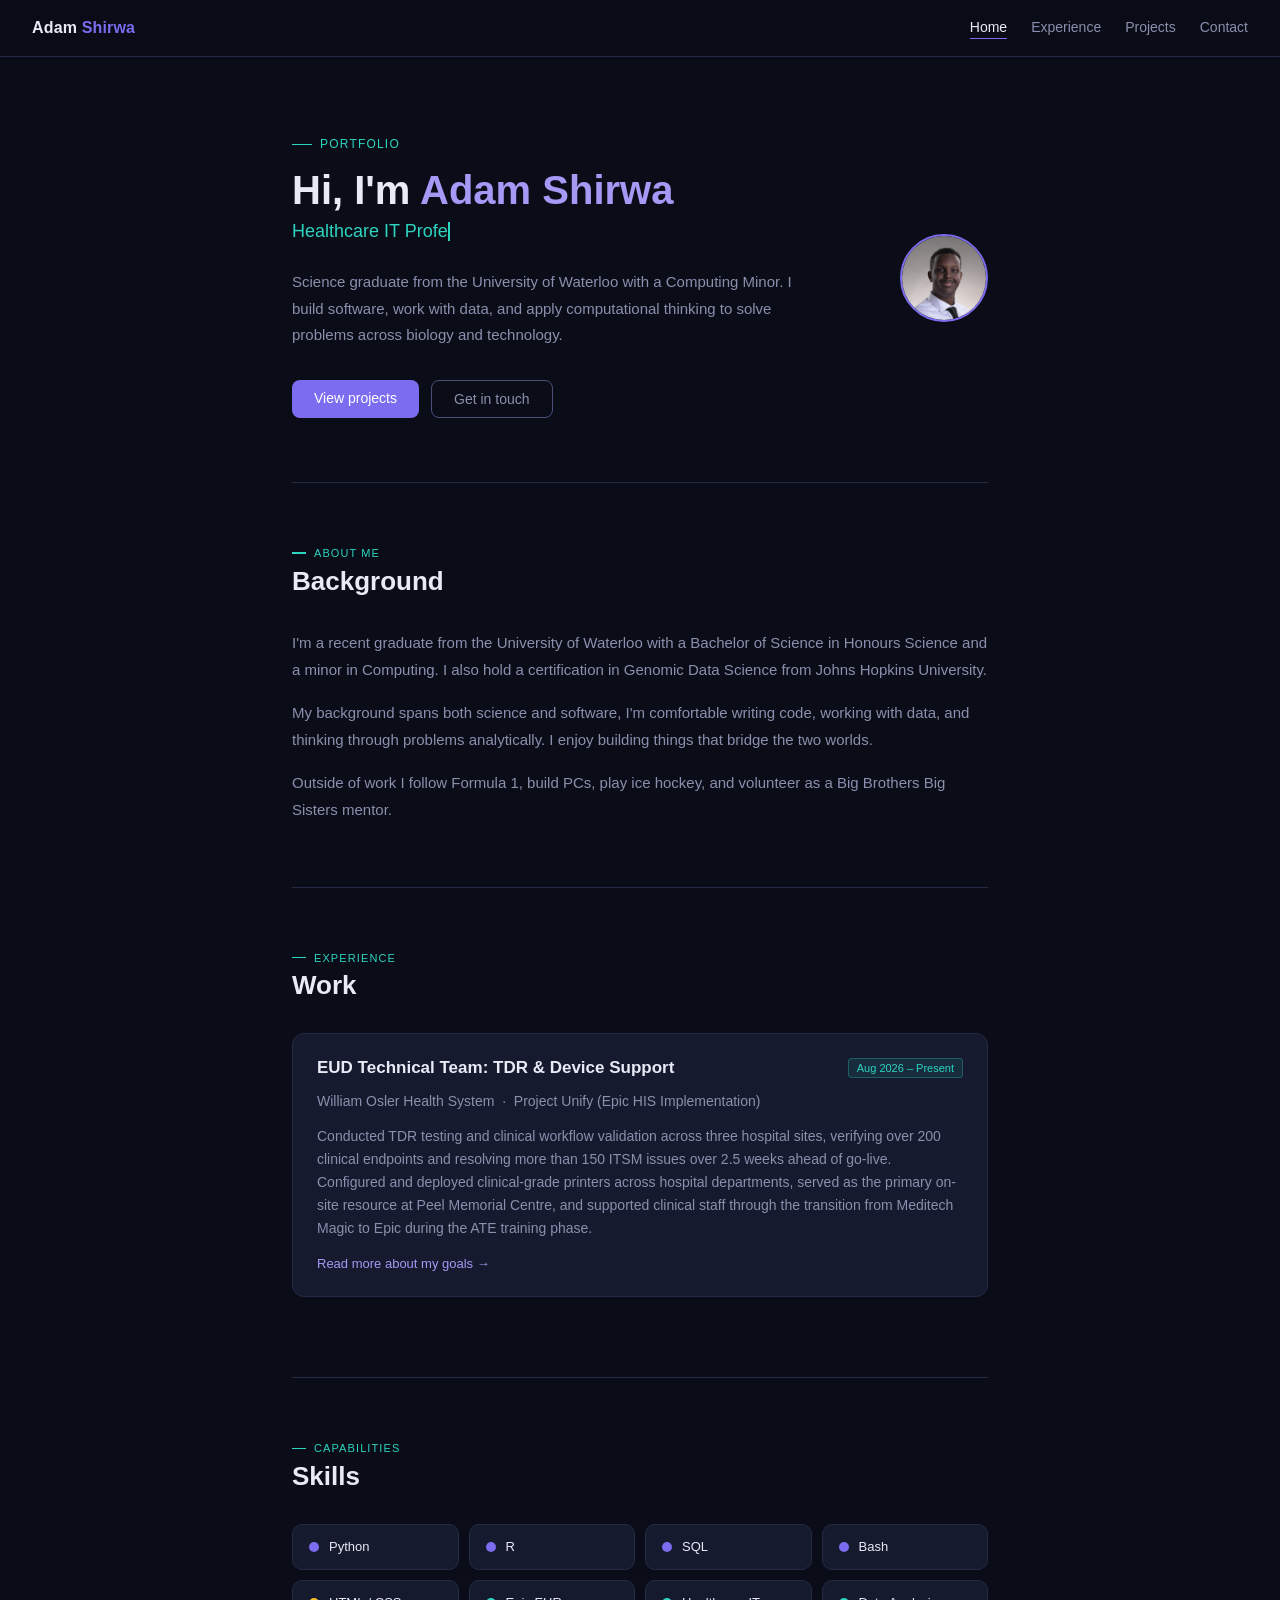
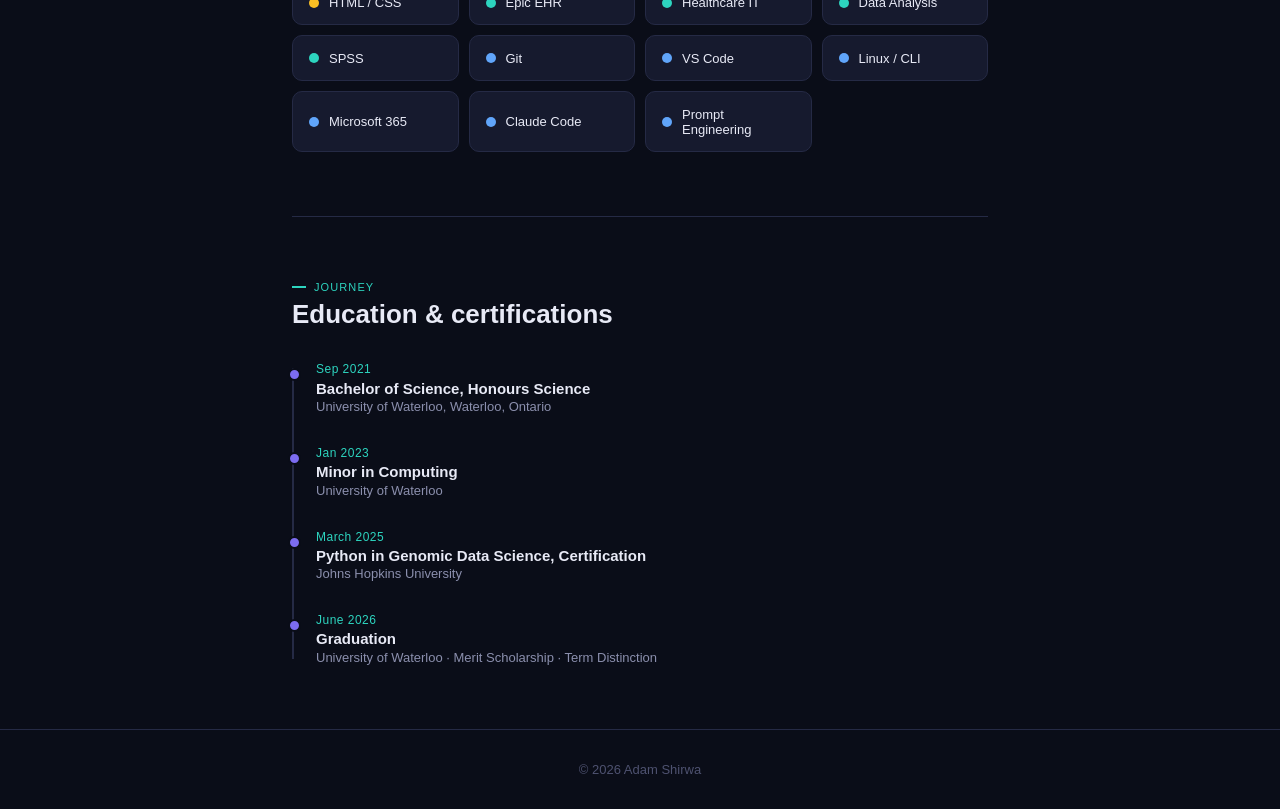
<file: index.html>
<!DOCTYPE html>
<html lang="en">
<head>
  <meta charset="UTF-8">
  <meta name="viewport" content="width=device-width, initial-scale=1.0">
  <title>Adam Shirwa</title>
  <link rel="stylesheet" href="style.css">
  <link rel="icon" type="image/svg+xml" href="favicon.svg">
</head>
<body>
  <nav>
    <a href="index.html" class="nav-logo">Adam <span>Shirwa</span></a>
    <div class="nav-links">
      <a href="index.html" class="active">Home</a>
      <a href="work.html">Experience</a>
      <a href="projects.html">Projects</a>
      <a href="contact.html">Contact</a>
    </div>
  </nav>

  <main>
    <section class="hero">
      <div class="hero-content">
        <p class="hero-label">Portfolio</p>
        <h1>Hi, I'm <span class="name">Adam Shirwa</span></h1>
        <p class="hero-role"><span id="typed"></span><span class="cursor"></span></p>
        <p class="hero-sub">Science graduate from the University of Waterloo with a Computing Minor. I build software, work with data, and apply computational thinking to solve problems across biology and technology.</p>
        <div class="hero-btns">
          <a href="projects.html" class="btn-primary">View projects</a>
          <a href="contact.html" class="btn-outline">Get in touch</a>
        </div>
      </div>
      <img src="profile.jpg" alt="Adam Shirwa" class="hero-photo" onerror="this.outerHTML='<div class=\'hero-photo-placeholder\'>AS</div>'">
    </section>

    <hr class="divider">

    <section class="about fade-in">
      <p class="section-label">About me</p>
      <h2 class="section-title">Background</h2>
      <div class="about-text">
        <p>I'm a recent graduate from the University of Waterloo with a Bachelor of Science in Honours Science and a minor in Computing. I also hold a certification in Genomic Data Science from Johns Hopkins University.</p>
        <p>My background spans both science and software, I'm comfortable writing code, working with data, and thinking through problems analytically. I enjoy building things that bridge the two worlds.</p>
        <p>Outside of work I follow Formula 1, build PCs, play ice hockey, and volunteer as a Big Brothers Big Sisters mentor.</p>
      </div>
    </section>

    <hr class="divider">

    <section class="fade-in">
      <p class="section-label">Experience</p>
      <h2 class="section-title">Work</h2>
      <div class="project-card">
        <div class="project-header">
          <span class="project-name">EUD Technical Team: TDR & Device Support</span>
          <span class="project-tag">Aug 2026 – Present</span>
        </div>
        <p class="project-desc" style="margin-bottom:0.75rem;">William Osler Health System &nbsp;·&nbsp; Project Unify (Epic HIS Implementation)</p>
        <p class="project-desc" style="margin-top:0.75rem;">Conducted TDR testing and clinical workflow validation across three hospital sites, verifying over 200 clinical endpoints and resolving more than 150 ITSM issues over 2.5 weeks ahead of go-live. Configured and deployed clinical-grade printers across hospital departments, served as the primary on-site resource at Peel Memorial Centre, and supported clinical staff through the transition from Meditech Magic to Epic during the ATE training phase.</p>
        <a class="project-link" href="work.html">Read more about my goals →</a>
      </div>
    </section>

    <hr class="divider">

    <section class="fade-in">
      <p class="section-label">Capabilities</p>
      <h2 class="section-title">Skills</h2>
      <div class="skills-grid">
        <div class="skill-card"><span class="skill-dot purple"></span><span class="skill-name">Python</span></div>
        <div class="skill-card"><span class="skill-dot purple"></span><span class="skill-name">R</span></div>
        <div class="skill-card"><span class="skill-dot purple"></span><span class="skill-name">SQL</span></div>
        <div class="skill-card"><span class="skill-dot purple"></span><span class="skill-name">Bash</span></div>
        <div class="skill-card"><span class="skill-dot amber"></span><span class="skill-name">HTML / CSS</span></div>
        <div class="skill-card"><span class="skill-dot teal"></span><span class="skill-name">Epic EHR</span></div>
        <div class="skill-card"><span class="skill-dot teal"></span><span class="skill-name">Healthcare IT</span></div>
        <div class="skill-card"><span class="skill-dot teal"></span><span class="skill-name">Data Analysis</span></div>
        <div class="skill-card"><span class="skill-dot teal"></span><span class="skill-name">SPSS</span></div>
        <div class="skill-card"><span class="skill-dot blue"></span><span class="skill-name">Git</span></div>
        <div class="skill-card"><span class="skill-dot blue"></span><span class="skill-name">VS Code</span></div>
        <div class="skill-card"><span class="skill-dot blue"></span><span class="skill-name">Linux / CLI</span></div>
        <div class="skill-card"><span class="skill-dot blue"></span><span class="skill-name">Microsoft 365</span></div>
        <div class="skill-card"><span class="skill-dot blue"></span><span class="skill-name">Claude Code</span></div>
        <div class="skill-card"><span class="skill-dot blue"></span><span class="skill-name">Prompt Engineering</span></div>
      </div>
    </section>

    <hr class="divider">

    <section class="fade-in">
      <p class="section-label">Journey</p>
      <h2 class="section-title">Education & certifications</h2>
      <div class="timeline">
        <div class="timeline-item">
          <p class="timeline-date">Sep 2021</p>
          <p class="timeline-title">Bachelor of Science, Honours Science</p>
          <p class="timeline-sub">University of Waterloo, Waterloo, Ontario</p>
        </div>
        <div class="timeline-item">
          <p class="timeline-date">Jan 2023</p>
          <p class="timeline-title">Minor in Computing</p>
          <p class="timeline-sub">University of Waterloo</p>
        </div>
        <div class="timeline-item">
          <p class="timeline-date">March 2025</p>
          <p class="timeline-title">Python in Genomic Data Science, Certification</p>
          <p class="timeline-sub">Johns Hopkins University</p>
        </div>
        <div class="timeline-item">
          <p class="timeline-date">June 2026</p>
          <p class="timeline-title">Graduation</p>
          <p class="timeline-sub">University of Waterloo · Merit Scholarship · Term Distinction</p>
        </div>
      </div>
    </section>
  </main>

  <footer>
    <p>© 2026 Adam Shirwa</p>
  </footer>

  <script>
    const roles = ['Healthcare IT Professional', 'Science Graduate', 'Software Developer', 'Data Analyst'];
    let roleIndex = 0, charIndex = 0, deleting = false;
    const el = document.getElementById('typed');

    function type() {
      const word = roles[roleIndex];
      if (!deleting) {
        el.textContent = word.slice(0, ++charIndex);
        if (charIndex === word.length) { deleting = true; setTimeout(type, 1800); return; }
      } else {
        el.textContent = word.slice(0, --charIndex);
        if (charIndex === 0) { deleting = false; roleIndex = (roleIndex + 1) % roles.length; }
      }
      setTimeout(type, deleting ? 45 : 80);
    }
    type();

    const observer = new IntersectionObserver(entries => {
      entries.forEach(e => { if (e.isIntersecting) { e.target.classList.add('visible'); observer.unobserve(e.target); } });
    }, { threshold: 0.12 });
    document.querySelectorAll('.fade-in').forEach(el => observer.observe(el));
  </script>
</body>
</html>
</file>
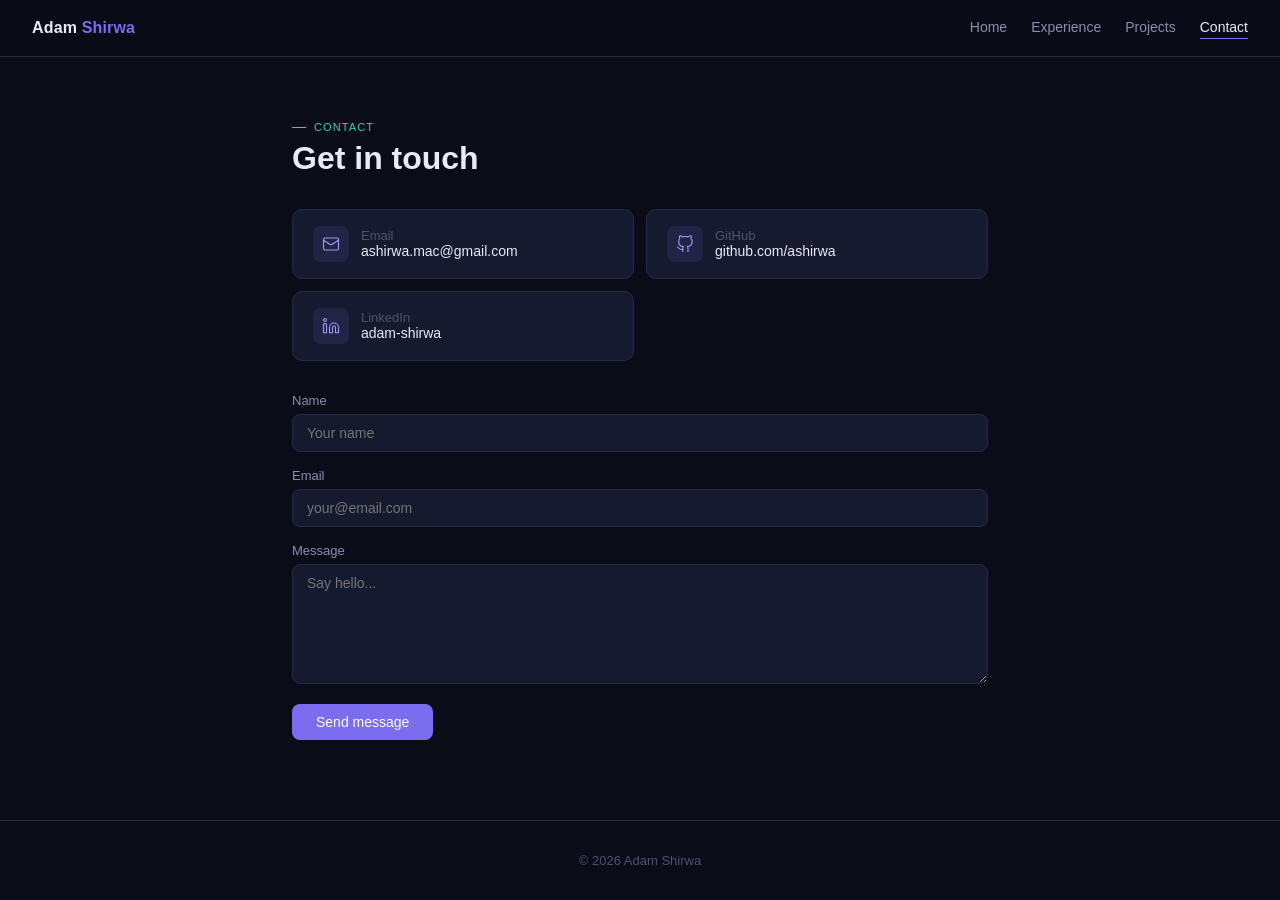
<file: contact.html>
<!DOCTYPE html>
<html lang="en">
<head>
  <meta charset="UTF-8">
  <meta name="viewport" content="width=device-width, initial-scale=1.0">
  <title>Contact — Adam Shirwa</title>
  <link rel="stylesheet" href="style.css">
  <link rel="icon" type="image/svg+xml" href="favicon.svg">
</head>
<body>
  <nav>
    <a href="index.html" class="nav-logo">Adam <span>Shirwa</span></a>
    <div class="nav-links">
      <a href="index.html">Home</a>
      <a href="work.html">Experience</a>
      <a href="projects.html">Projects</a>
      <a href="contact.html" class="active">Contact</a>
    </div>
  </nav>

  <main>
    <section>
      <p class="section-label">Contact</p>
      <h1 class="section-title" style="font-size:32px;">Get in touch</h1>

      <div class="contact-links">
        <a class="contact-link-card fade-in" href="mailto:ashirwa.mac@gmail.com">
          <div class="contact-icon">
            <svg width="18" height="18" viewBox="0 0 24 24" fill="none" stroke="var(--accent-light)" stroke-width="1.5" stroke-linecap="round" stroke-linejoin="round" aria-hidden="true"><rect x="2" y="4" width="20" height="16" rx="2"/><path d="m22 7-8.97 5.7a1.94 1.94 0 0 1-2.06 0L2 7"/></svg>
          </div>
          <div>
            <div class="contact-label">Email</div>
            <div class="contact-value">ashirwa.mac@gmail.com</div>
          </div>
        </a>
        <a class="contact-link-card fade-in" href="https://github.com/ashirwa" target="_blank" rel="noopener">
          <div class="contact-icon">
            <svg width="18" height="18" viewBox="0 0 24 24" fill="none" stroke="var(--accent-light)" stroke-width="1.5" stroke-linecap="round" stroke-linejoin="round" aria-hidden="true"><path d="M9 19c-5 1.5-5-2.5-7-3m14 6v-3.87a3.37 3.37 0 0 0-.94-2.61c3.14-.35 6.44-1.54 6.44-7A5.44 5.44 0 0 0 20 4.77 5.07 5.07 0 0 0 19.91 1S18.73.65 16 2.48a13.38 13.38 0 0 0-7 0C6.27.65 5.09 1 5.09 1A5.07 5.07 0 0 0 5 4.77a5.44 5.44 0 0 0-1.5 3.78c0 5.42 3.3 6.61 6.44 7A3.37 3.37 0 0 0 9 18.13V22"/></svg>
          </div>
          <div>
            <div class="contact-label">GitHub</div>
            <div class="contact-value">github.com/ashirwa</div>
          </div>
        </a>
        <a class="contact-link-card fade-in" href="https://www.linkedin.com/in/adam-shirwa-85202731b/" target="_blank" rel="noopener">
          <div class="contact-icon">
            <svg width="18" height="18" viewBox="0 0 24 24" fill="none" stroke="var(--accent-light)" stroke-width="1.5" stroke-linecap="round" stroke-linejoin="round" aria-hidden="true"><path d="M16 8a6 6 0 0 1 6 6v7h-4v-7a2 2 0 0 0-2-2 2 2 0 0 0-2 2v7h-4v-7a6 6 0 0 1 6-6z"/><rect x="2" y="9" width="4" height="12"/><circle cx="4" cy="4" r="2"/></svg>
          </div>
          <div>
            <div class="contact-label">LinkedIn</div>
            <div class="contact-value">adam-shirwa</div>
          </div>
        </a>
      </div>

      <form id="contact-form" onsubmit="handleSubmit(event)" class="fade-in" style="margin-top:1.5rem;">
        <div class="form-group">
          <label for="cf-name">Name</label>
          <input type="text" id="cf-name" placeholder="Your name" required>
        </div>
        <div class="form-group">
          <label for="cf-email">Email</label>
          <input type="email" id="cf-email" placeholder="your@email.com" required>
        </div>
        <div class="form-group">
          <label for="cf-msg">Message</label>
          <textarea id="cf-msg" placeholder="Say hello..." required></textarea>
        </div>
        <button type="submit" class="form-submit">Send message</button>
        <p class="success-msg" id="success-msg">Message sent — I'll get back to you soon.</p>
      </form>
    </section>
  </main>

  <footer>
    <p>© 2026 Adam Shirwa</p>
  </footer>

  <script>
    function handleSubmit(e) {
      e.preventDefault();
      document.getElementById('success-msg').style.display = 'block';
      e.target.reset();
    }

    const observer = new IntersectionObserver(entries => {
      entries.forEach(e => { if (e.isIntersecting) { e.target.classList.add('visible'); observer.unobserve(e.target); } });
    }, { threshold: 0.1 });
    document.querySelectorAll('.fade-in').forEach(el => observer.observe(el));
  </script>
</body>
</html>
</file>
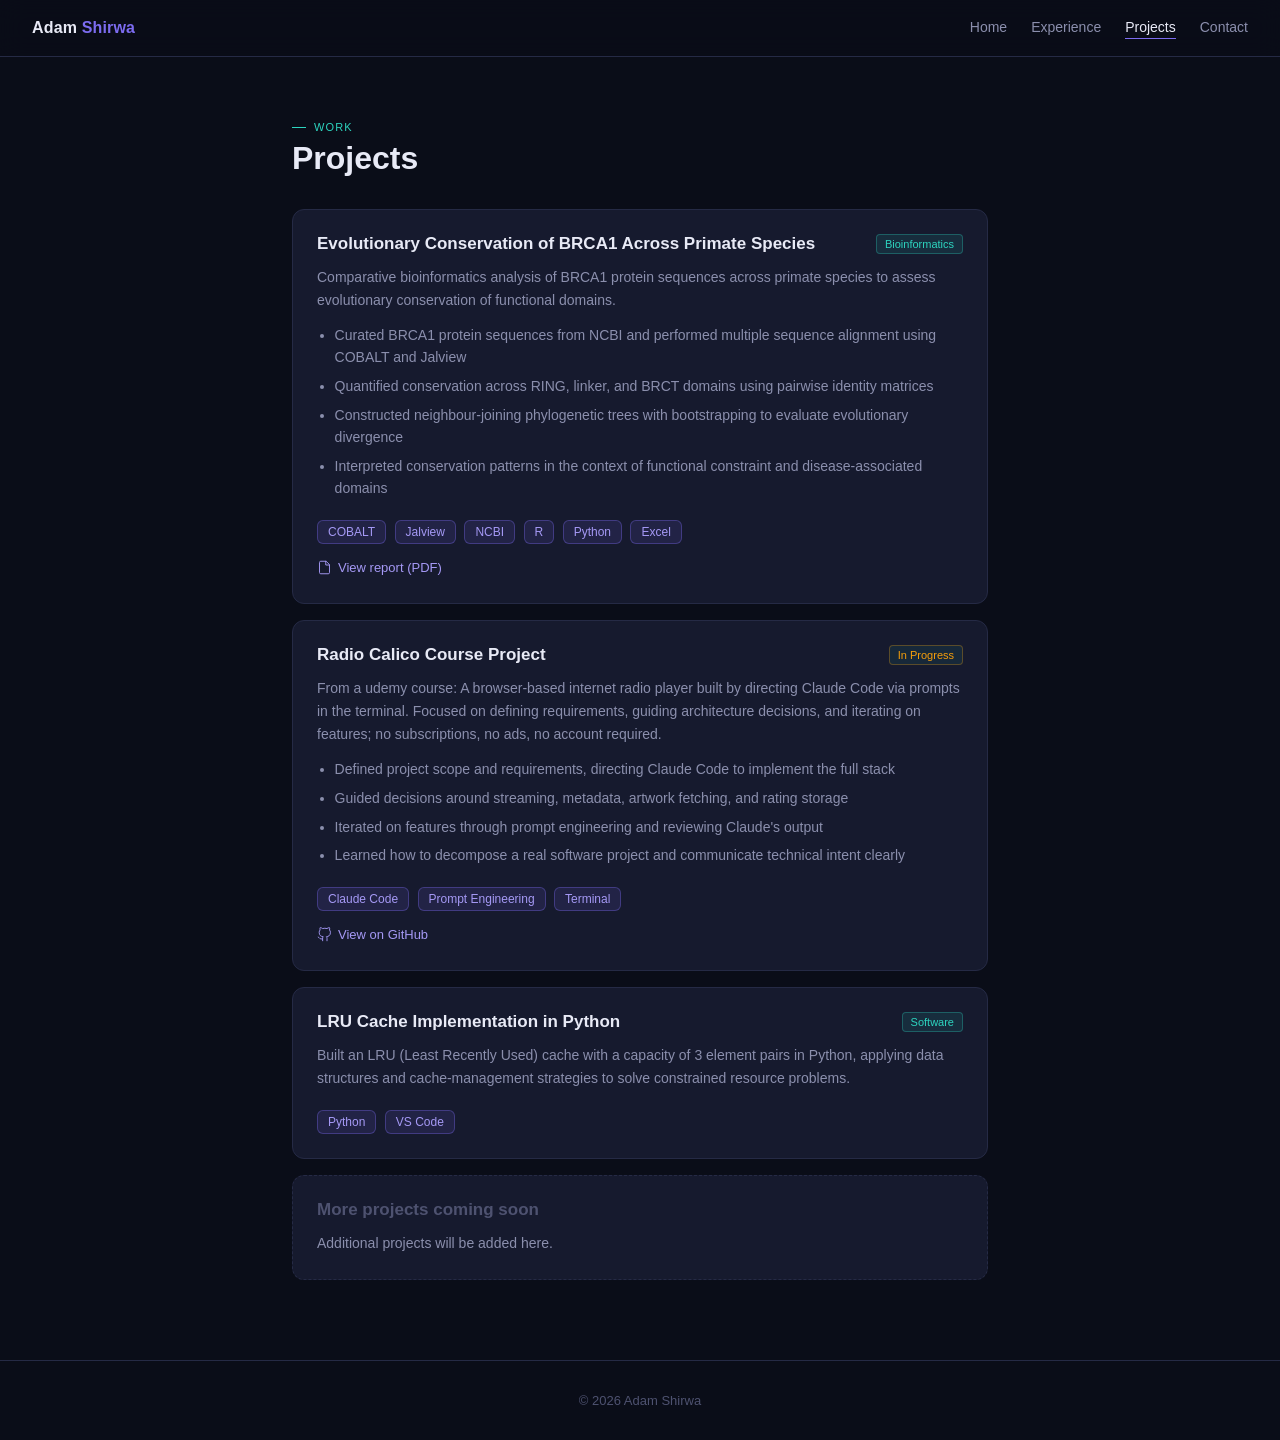
<file: projects.html>
<!DOCTYPE html>
<html lang="en">
<head>
  <meta charset="UTF-8">
  <meta name="viewport" content="width=device-width, initial-scale=1.0">
  <title>Projects — Adam Shirwa</title>
  <link rel="stylesheet" href="style.css">
  <link rel="icon" type="image/svg+xml" href="favicon.svg">
</head>
<body>
  <nav>
    <a href="index.html" class="nav-logo">Adam <span>Shirwa</span></a>
    <div class="nav-links">
      <a href="index.html">Home</a>
      <a href="work.html">Experience</a>
      <a href="projects.html" class="active">Projects</a>
      <a href="contact.html">Contact</a>
    </div>
  </nav>

  <main>
    <section>
      <p class="section-label">Work</p>
      <h1 class="section-title" style="font-size:32px;">Projects</h1>

      <div class="project-card fade-in">
        <div class="project-header">
          <span class="project-name">Evolutionary Conservation of BRCA1 Across Primate Species</span>
          <span class="project-tag">Bioinformatics</span>
        </div>
        <p class="project-desc">Comparative bioinformatics analysis of BRCA1 protein sequences across primate species to assess evolutionary conservation of functional domains.</p>
        <ul class="project-bullets">
          <li>Curated BRCA1 protein sequences from NCBI and performed multiple sequence alignment using COBALT and Jalview</li>
          <li>Quantified conservation across RING, linker, and BRCT domains using pairwise identity matrices</li>
          <li>Constructed neighbour-joining phylogenetic trees with bootstrapping to evaluate evolutionary divergence</li>
          <li>Interpreted conservation patterns in the context of functional constraint and disease-associated domains</li>
        </ul>
        <div class="project-tools">
          <span class="badge">COBALT</span>
          <span class="badge">Jalview</span>
          <span class="badge">NCBI</span>
          <span class="badge">R</span>
          <span class="badge">Python</span>
          <span class="badge">Excel</span>
        </div>
        <a class="project-link" href="BRCA1-Report.pdf" target="_blank">
          <svg width="15" height="15" viewBox="0 0 24 24" fill="none" stroke="currentColor" stroke-width="1.5" stroke-linecap="round" stroke-linejoin="round" aria-hidden="true"><path d="M14 2H6a2 2 0 0 0-2 2v16a2 2 0 0 0 2 2h12a2 2 0 0 0 2-2V8z"/><polyline points="14 2 14 8 20 8"/></svg>
          View report (PDF)
        </a>
      </div>

      <div class="project-card fade-in">
        <div class="project-header">
          <span class="project-name">Radio Calico Course Project</span>
          <span class="project-tag" style="background:rgba(45,212,191,0.08);color:#f59e0b;border-color:rgba(245,158,11,0.3);">In Progress</span>
        </div>
        <p class="project-desc">From a udemy course: A browser-based internet radio player built by directing Claude Code via prompts in the terminal. Focused on defining requirements, guiding architecture decisions, and iterating on features; no subscriptions, no ads, no account required.</p>
        <ul class="project-bullets">
          <li>Defined project scope and requirements, directing Claude Code to implement the full stack</li>
          <li>Guided decisions around streaming, metadata, artwork fetching, and rating storage</li>
          <li>Iterated on features through prompt engineering and reviewing Claude's output</li>
          <li>Learned how to decompose a real software project and communicate technical intent clearly</li>
        </ul>
        <div class="project-tools">
          <span class="badge">Claude Code</span>
          <span class="badge">Prompt Engineering</span>
          <span class="badge">Terminal</span>
        </div>
        <a class="project-link" href="https://github.com/ashirwa/radio-calico" target="_blank" rel="noopener">
          <svg width="15" height="15" viewBox="0 0 24 24" fill="none" stroke="currentColor" stroke-width="1.5" stroke-linecap="round" stroke-linejoin="round" aria-hidden="true"><path d="M9 19c-5 1.5-5-2.5-7-3m14 6v-3.87a3.37 3.37 0 0 0-.94-2.61c3.14-.35 6.44-1.54 6.44-7A5.44 5.44 0 0 0 20 4.77 5.07 5.07 0 0 0 19.91 1S18.73.65 16 2.48a13.38 13.38 0 0 0-7 0C6.27.65 5.09 1 5.09 1A5.07 5.07 0 0 0 5 4.77a5.44 5.44 0 0 0-1.5 3.78c0 5.42 3.3 6.61 6.44 7A3.37 3.37 0 0 0 9 18.13V22"/></svg>
          View on GitHub
        </a>
      </div>

      <div class="project-card fade-in">
        <div class="project-header">
          <span class="project-name">LRU Cache Implementation in Python</span>
          <span class="project-tag">Software</span>
        </div>
        <p class="project-desc">Built an LRU (Least Recently Used) cache with a capacity of 3 element pairs in Python, applying data structures and cache-management strategies to solve constrained resource problems.</p>
        <div class="project-tools">
          <span class="badge">Python</span>
          <span class="badge">VS Code</span>
        </div>
      </div>

      <div class="project-card project-placeholder fade-in">
        <div class="project-header">
          <span class="project-name" style="color:var(--text-muted);">More projects coming soon</span>
        </div>
        <p class="project-desc">Additional projects will be added here.</p>
      </div>
    </section>
  </main>

  <footer>
    <p>© 2026 Adam Shirwa</p>
  </footer>

  <script>
    const observer = new IntersectionObserver(entries => {
      entries.forEach(e => { if (e.isIntersecting) { e.target.classList.add('visible'); observer.unobserve(e.target); } });
    }, { threshold: 0.1 });
    document.querySelectorAll('.fade-in').forEach(el => observer.observe(el));
  </script>
</body>
</html>
</file>
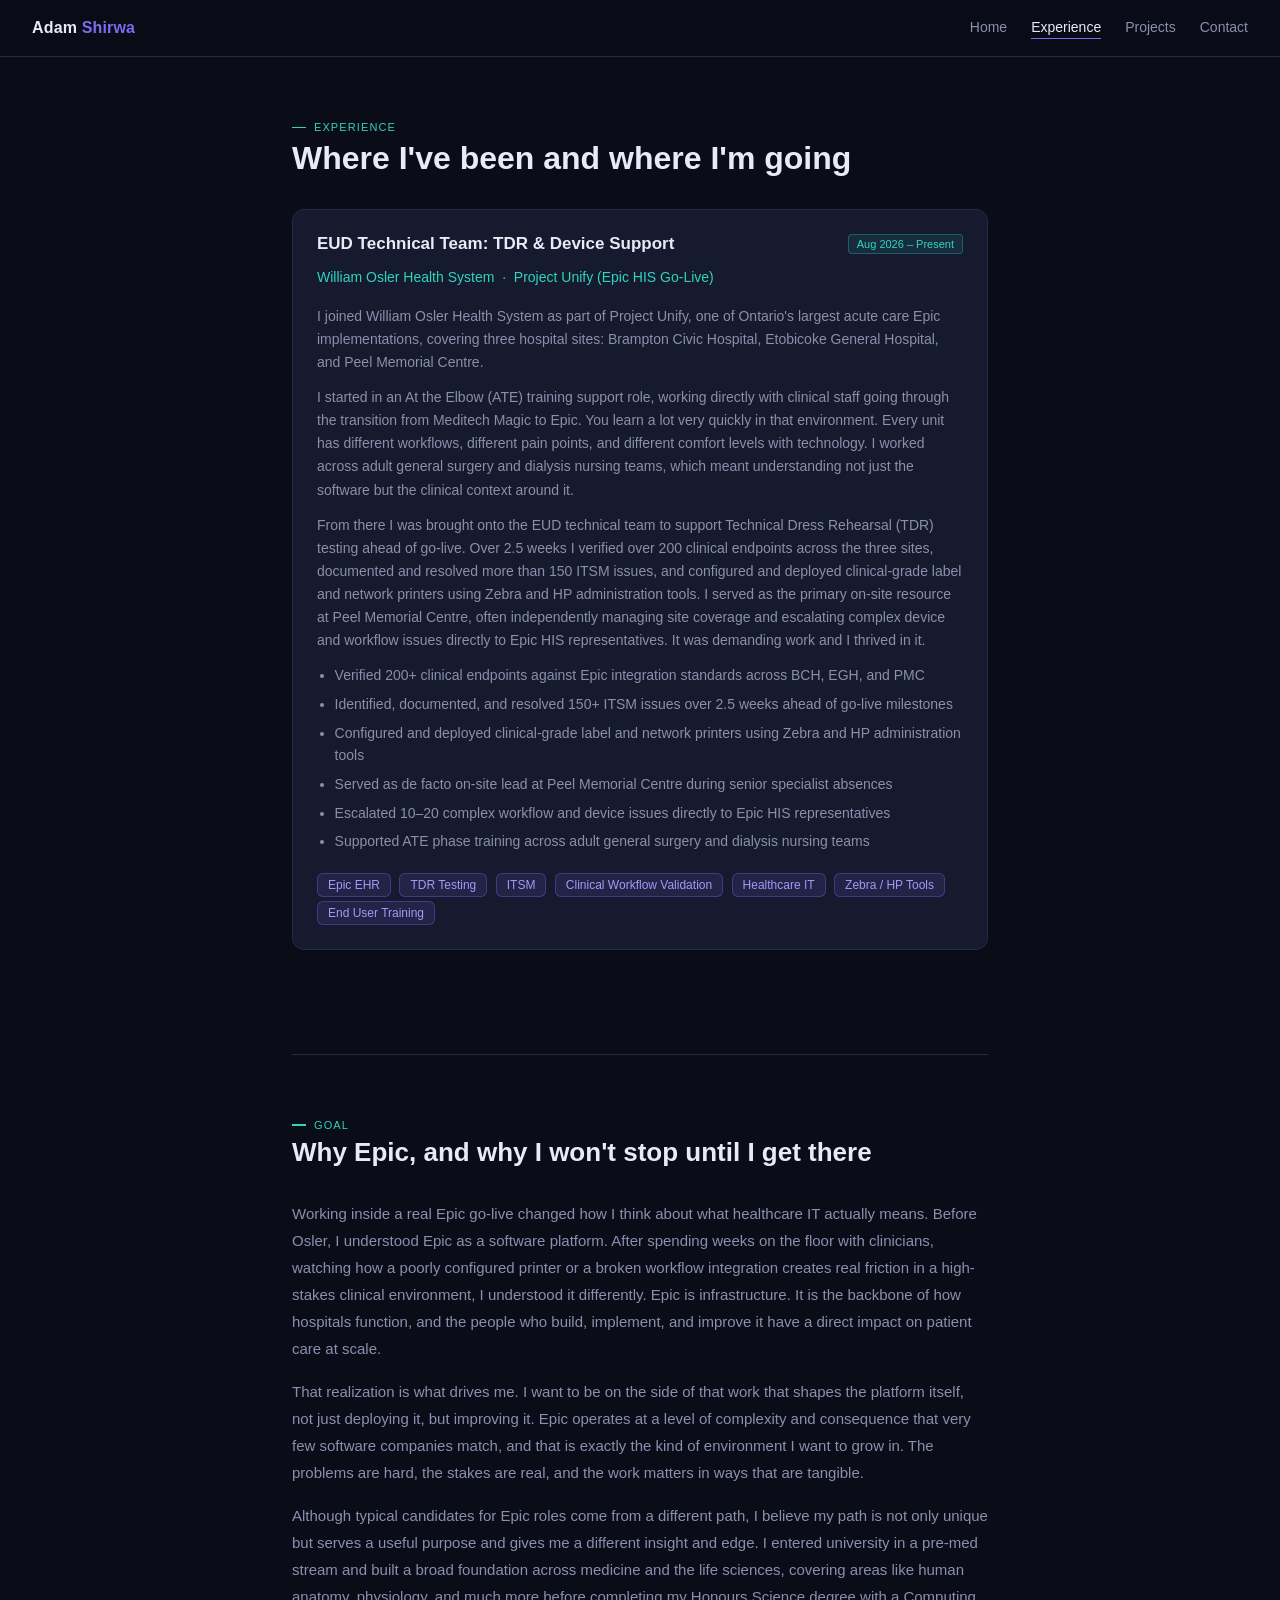
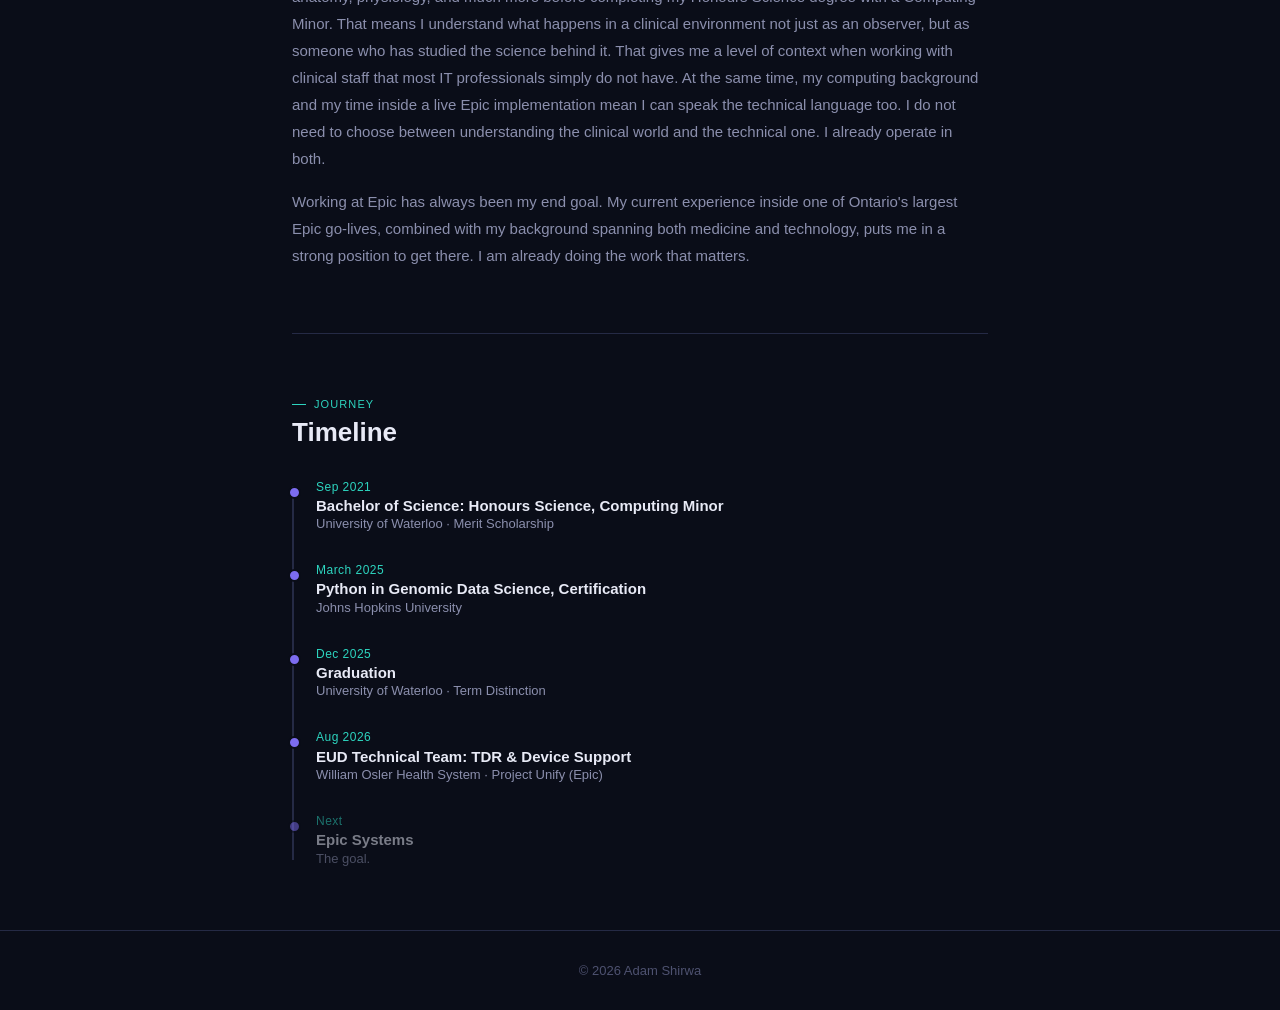
<file: work.html>
<!DOCTYPE html>
<html lang="en">
<head>
  <meta charset="UTF-8">
  <meta name="viewport" content="width=device-width, initial-scale=1.0">
  <title>Experience — Adam Shirwa</title>
  <link rel="stylesheet" href="style.css">
  <link rel="icon" type="image/svg+xml" href="favicon.svg">
</head>
<body>
  <nav>
    <a href="index.html" class="nav-logo">Adam <span>Shirwa</span></a>
    <div class="nav-links">
      <a href="index.html">Home</a>
      <a href="work.html" class="active">Experience</a>
      <a href="projects.html">Projects</a>
      <a href="contact.html">Contact</a>
    </div>
  </nav>

  <main>
    <section class="fade-in">
      <p class="section-label">Experience</p>
      <h1 class="section-title" style="font-size:32px;">Where I've been and where I'm going</h1>

      <div class="project-card" style="margin-bottom:2.5rem;">
        <div class="project-header">
          <span class="project-name">EUD Technical Team: TDR & Device Support</span>
          <span class="project-tag">Aug 2026 – Present</span>
        </div>
        <p class="project-desc" style="margin-bottom:1rem;font-weight:500;color:var(--teal);">William Osler Health System &nbsp;·&nbsp; Project Unify (Epic HIS Go-Live)</p>
        <p class="project-desc" style="margin-bottom:0.75rem;">I joined William Osler Health System as part of Project Unify, one of Ontario's largest acute care Epic implementations, covering three hospital sites: Brampton Civic Hospital, Etobicoke General Hospital, and Peel Memorial Centre.</p>
        <p class="project-desc" style="margin-bottom:0.75rem;">I started in an At the Elbow (ATE) training support role, working directly with clinical staff going through the transition from Meditech Magic to Epic. You learn a lot very quickly in that environment. Every unit has different workflows, different pain points, and different comfort levels with technology. I worked across adult general surgery and dialysis nursing teams, which meant understanding not just the software but the clinical context around it.</p>
        <p class="project-desc" style="margin-bottom:0.75rem;">From there I was brought onto the EUD technical team to support Technical Dress Rehearsal (TDR) testing ahead of go-live. Over 2.5 weeks I verified over 200 clinical endpoints across the three sites, documented and resolved more than 150 ITSM issues, and configured and deployed clinical-grade label and network printers using Zebra and HP administration tools. I served as the primary on-site resource at Peel Memorial Centre, often independently managing site coverage and escalating complex device and workflow issues directly to Epic HIS representatives. It was demanding work and I thrived in it.</p>
        <ul class="project-bullets" style="margin-top:0.75rem;">
          <li>Verified 200+ clinical endpoints against Epic integration standards across BCH, EGH, and PMC</li>
          <li>Identified, documented, and resolved 150+ ITSM issues over 2.5 weeks ahead of go-live milestones</li>
          <li>Configured and deployed clinical-grade label and network printers using Zebra and HP administration tools</li>
          <li>Served as de facto on-site lead at Peel Memorial Centre during senior specialist absences</li>
          <li>Escalated 10–20 complex workflow and device issues directly to Epic HIS representatives</li>
          <li>Supported ATE phase training across adult general surgery and dialysis nursing teams</li>
        </ul>
        <div class="project-tools" style="margin-top:1rem;">
          <span class="badge">Epic EHR</span>
          <span class="badge">TDR Testing</span>
          <span class="badge">ITSM</span>
          <span class="badge">Clinical Workflow Validation</span>
          <span class="badge">Healthcare IT</span>
          <span class="badge">Zebra / HP Tools</span>
          <span class="badge">End User Training</span>
        </div>
      </div>
    </section>

    <hr class="divider">

    <section class="fade-in">
      <p class="section-label">Goal</p>
      <h2 class="section-title">Why Epic, and why I won't stop until I get there</h2>

      <div class="about-text">
        <p>Working inside a real Epic go-live changed how I think about what healthcare IT actually means. Before Osler, I understood Epic as a software platform. After spending weeks on the floor with clinicians, watching how a poorly configured printer or a broken workflow integration creates real friction in a high-stakes clinical environment, I understood it differently. Epic is infrastructure. It is the backbone of how hospitals function, and the people who build, implement, and improve it have a direct impact on patient care at scale.</p>

        <p>That realization is what drives me. I want to be on the side of that work that shapes the platform itself, not just deploying it, but improving it. Epic operates at a level of complexity and consequence that very few software companies match, and that is exactly the kind of environment I want to grow in. The problems are hard, the stakes are real, and the work matters in ways that are tangible.</p>

        <p>Although typical candidates for Epic roles come from a different path, I believe my path is not only unique but serves a useful purpose and gives me a different insight and edge. I entered university in a pre-med stream and built a broad foundation across medicine and the life sciences, covering areas like human anatomy, physiology, and much more before completing my Honours Science degree with a Computing Minor. That means I understand what happens in a clinical environment not just as an observer, but as someone who has studied the science behind it. That gives me a level of context when working with clinical staff that most IT professionals simply do not have. At the same time, my computing background and my time inside a live Epic implementation mean I can speak the technical language too. I do not need to choose between understanding the clinical world and the technical one. I already operate in both.</p>

        <p>Working at Epic has always been my end goal. My current experience inside one of Ontario's largest Epic go-lives, combined with my background spanning both medicine and technology, puts me in a strong position to get there. I am already doing the work that matters.</p>
      </div>
    </section>

    <hr class="divider">

    <section class="fade-in">
      <p class="section-label">Journey</p>
      <h2 class="section-title">Timeline</h2>
      <div class="timeline">
        <div class="timeline-item">
          <p class="timeline-date">Sep 2021</p>
          <p class="timeline-title">Bachelor of Science: Honours Science, Computing Minor</p>
          <p class="timeline-sub">University of Waterloo · Merit Scholarship</p>
        </div>
        <div class="timeline-item">
          <p class="timeline-date">March 2025</p>
          <p class="timeline-title">Python in Genomic Data Science, Certification</p>
          <p class="timeline-sub">Johns Hopkins University</p>
        </div>
        <div class="timeline-item">
          <p class="timeline-date">Dec 2025</p>
          <p class="timeline-title">Graduation</p>
          <p class="timeline-sub">University of Waterloo · Term Distinction</p>
        </div>
        <div class="timeline-item">
          <p class="timeline-date">Aug 2026</p>
          <p class="timeline-title">EUD Technical Team: TDR & Device Support</p>
          <p class="timeline-sub">William Osler Health System · Project Unify (Epic)</p>
        </div>
        <div class="timeline-item" style="opacity:0.5;">
          <p class="timeline-date">Next</p>
          <p class="timeline-title">Epic Systems</p>
          <p class="timeline-sub">The goal.</p>
        </div>
      </div>
    </section>
  </main>

  <footer>
    <p>© 2026 Adam Shirwa</p>
  </footer>

  <script>
    const observer = new IntersectionObserver(entries => {
      entries.forEach(e => { if (e.isIntersecting) { e.target.classList.add('visible'); observer.unobserve(e.target); } });
    }, { threshold: 0.1 });
    document.querySelectorAll('.fade-in').forEach(el => observer.observe(el));
  </script>
</body>
</html>
</file>
<file: style.css>
:root {
  --bg: #0a0d18;
  --surface: #111425;
  --card: #161a2e;
  --border: #252a45;
  --border-hover: #4a4f7a;
  --accent: #7c6cf0;
  --accent-light: #a599f5;
  --teal: #2dd4bf;
  --text-primary: #e8eaf6;
  --text-secondary: #8b8fad;
  --text-muted: #4e5270;
}

* { box-sizing: border-box; margin: 0; padding: 0; }

html { scroll-behavior: smooth; }

body {
  font-family: -apple-system, BlinkMacSystemFont, 'Segoe UI', sans-serif;
  background: var(--bg);
  color: var(--text-primary);
  min-height: 100vh;
  display: flex;
  flex-direction: column;
}

nav {
  display: flex;
  justify-content: space-between;
  align-items: center;
  padding: 1.2rem 2rem;
  border-bottom: 0.5px solid var(--border);
  position: sticky;
  top: 0;
  background: rgba(10, 13, 24, 0.92);
  backdrop-filter: blur(12px);
  z-index: 10;
}

.nav-logo {
  font-size: 16px;
  font-weight: 600;
  color: var(--text-primary);
  text-decoration: none;
  letter-spacing: 0.01em;
}

.nav-logo span { color: var(--accent); }

.nav-links { display: flex; gap: 1.5rem; }

.nav-links a {
  font-size: 14px;
  color: var(--text-secondary);
  text-decoration: none;
  transition: color 0.2s;
  position: relative;
  padding-bottom: 2px;
}

.nav-links a::after {
  content: '';
  position: absolute;
  bottom: -2px;
  left: 0;
  width: 0;
  height: 1.5px;
  background: var(--accent);
  transition: width 0.2s;
}

.nav-links a:hover { color: var(--text-primary); }
.nav-links a:hover::after,
.nav-links a.active::after { width: 100%; }
.nav-links a.active { color: var(--text-primary); }

main {
  flex: 1;
  max-width: 760px;
  margin: 0 auto;
  width: 100%;
  padding: 0 2rem;
}

.hero {
  padding: 5rem 0 4rem;
  display: grid;
  grid-template-columns: 1fr auto;
  gap: 2.5rem;
  align-items: center;
}

.hero-content { min-width: 0; }

.hero-label {
  font-size: 12px;
  color: var(--teal);
  letter-spacing: 0.1em;
  text-transform: uppercase;
  margin-bottom: 1rem;
  display: flex;
  align-items: center;
  gap: 8px;
}

.hero-label::before {
  content: '';
  display: inline-block;
  width: 20px;
  height: 1.5px;
  background: var(--teal);
}

.hero h1 {
  font-size: 40px;
  font-weight: 600;
  line-height: 1.15;
  color: var(--text-primary);
  margin-bottom: 0.5rem;
}

.hero h1 .name { color: var(--accent-light); }

.hero-role {
  font-size: 18px;
  font-weight: 400;
  color: var(--teal);
  min-height: 28px;
  margin-bottom: 1.25rem;
}

.cursor {
  display: inline-block;
  width: 2px;
  height: 1.1em;
  background: var(--teal);
  vertical-align: text-bottom;
  animation: blink 0.9s step-end infinite;
}

@keyframes blink { 0%,100% { opacity: 1; } 50% { opacity: 0; } }

.hero-sub {
  font-size: 15px;
  color: var(--text-secondary);
  line-height: 1.75;
  max-width: 500px;
}

.hero-btns {
  display: flex;
  gap: 12px;
  margin-top: 2rem;
}

.hero-photo {
  width: 88px;
  height: 88px;
  border-radius: 50%;
  object-fit: cover;
  border: 2px solid var(--accent);
  flex-shrink: 0;
  align-self: center;
}

.hero-photo-placeholder {
  width: 88px;
  height: 88px;
  border-radius: 50%;
  background: var(--card);
  border: 2px solid var(--accent);
  display: flex;
  align-items: center;
  justify-content: center;
  font-size: 24px;
  font-weight: 600;
  color: var(--accent-light);
  flex-shrink: 0;
  align-self: center;
}

.btn-primary {
  background: var(--accent);
  color: #fff;
  border: none;
  padding: 10px 22px;
  border-radius: 8px;
  font-size: 14px;
  cursor: pointer;
  text-decoration: none;
  display: inline-block;
  transition: background 0.2s, transform 0.15s;
}

.btn-primary:hover { background: var(--accent-light); transform: translateY(-1px); }

.btn-outline {
  background: transparent;
  color: var(--text-secondary);
  border: 0.5px solid var(--border-hover);
  padding: 10px 22px;
  border-radius: 8px;
  font-size: 14px;
  cursor: pointer;
  text-decoration: none;
  display: inline-block;
  transition: border-color 0.2s, color 0.2s, transform 0.15s;
}

.btn-outline:hover { border-color: var(--accent); color: var(--text-primary); transform: translateY(-1px); }

.divider {
  border: none;
  border-top: 0.5px solid var(--border);
  margin: 0;
}

section { padding: 4rem 0; }

.section-label {
  font-size: 11px;
  color: var(--teal);
  text-transform: uppercase;
  letter-spacing: 0.1em;
  margin-bottom: 0.4rem;
  display: flex;
  align-items: center;
  gap: 8px;
}

.section-label::before {
  content: '';
  display: inline-block;
  width: 14px;
  height: 1.5px;
  background: var(--teal);
}

.section-title {
  font-size: 26px;
  font-weight: 600;
  color: var(--text-primary);
  margin-bottom: 2rem;
}

.about-text p {
  font-size: 15px;
  color: var(--text-secondary);
  line-height: 1.8;
}

.about-text p + p { margin-top: 1rem; }

.badges { margin-top: 1.25rem; }

.badge {
  display: inline-block;
  font-size: 12px;
  background: rgba(124, 108, 240, 0.12);
  color: var(--accent-light);
  border: 0.5px solid rgba(124, 108, 240, 0.35);
  padding: 4px 10px;
  border-radius: 6px;
  margin: 0.25rem 0.25rem 0 0;
}

.skills-grid {
  display: grid;
  grid-template-columns: repeat(auto-fill, minmax(140px, 1fr));
  gap: 10px;
  margin-top: 0;
}

.skill-card {
  background: var(--card);
  border: 0.5px solid var(--border);
  border-radius: 10px;
  padding: 0.9rem 1rem;
  display: flex;
  align-items: center;
  gap: 10px;
  transition: border-color 0.2s, transform 0.2s;
}

.skill-card:hover { border-color: var(--accent); transform: translateY(-2px); }

.skill-dot {
  width: 10px;
  height: 10px;
  min-width: 10px;
  min-height: 10px;
  border-radius: 50%;
  flex-shrink: 0;
  align-self: center;
  display: block;
}

.skill-dot.purple { background: var(--accent); }
.skill-dot.teal { background: var(--teal); }
.skill-dot.blue { background: #60a5fa; }
.skill-dot.amber { background: #fbbf24; }

.skill-name { font-size: 13px; color: var(--text-primary); font-weight: 500; }

.timeline { position: relative; padding-left: 1.5rem; }

.timeline::before {
  content: '';
  position: absolute;
  left: 0;
  top: 6px;
  bottom: 6px;
  width: 1.5px;
  background: var(--border);
}

.timeline-item {
  position: relative;
  padding-bottom: 2rem;
}

.timeline-item:last-child { padding-bottom: 0; }

.timeline-item::before {
  content: '';
  position: absolute;
  left: -1.5rem;
  top: 6px;
  width: 9px;
  height: 9px;
  border-radius: 50%;
  background: var(--accent);
  border: 2px solid var(--bg);
  transform: translateX(-4px);
}

.timeline-date {
  font-size: 12px;
  color: var(--teal);
  letter-spacing: 0.04em;
  margin-bottom: 0.2rem;
}

.timeline-title {
  font-size: 15px;
  font-weight: 600;
  color: var(--text-primary);
  margin-bottom: 0.15rem;
}

.timeline-sub {
  font-size: 13px;
  color: var(--text-secondary);
}

.project-card {
  background: var(--card);
  border: 0.5px solid var(--border);
  border-radius: 12px;
  padding: 1.5rem;
  margin-bottom: 1rem;
  transition: border-color 0.25s, box-shadow 0.25s, transform 0.2s;
}

.project-card:hover {
  border-color: var(--accent);
  box-shadow: 0 0 24px rgba(124, 108, 240, 0.12);
  transform: translateY(-2px);
}

.project-header {
  display: flex;
  justify-content: space-between;
  align-items: flex-start;
  margin-bottom: 0.75rem;
}

.project-name {
  font-size: 17px;
  font-weight: 600;
  color: var(--text-primary);
}

.project-tag {
  font-size: 11px;
  background: rgba(45, 212, 191, 0.1);
  color: var(--teal);
  border: 0.5px solid rgba(45, 212, 191, 0.3);
  padding: 3px 8px;
  border-radius: 4px;
  white-space: nowrap;
}

.project-desc {
  font-size: 14px;
  color: var(--text-secondary);
  line-height: 1.65;
}

.project-placeholder { opacity: 0.4; border-style: dashed; }
.project-placeholder:hover { transform: none; box-shadow: none; border-color: var(--border); }

.project-bullets {
  margin: 0.75rem 0 0 1.1rem;
  display: flex;
  flex-direction: column;
  gap: 0.4rem;
}

.project-bullets li {
  font-size: 14px;
  color: var(--text-secondary);
  line-height: 1.6;
}

.project-tools { margin-top: 1rem; }

.project-link {
  display: inline-flex;
  align-items: center;
  gap: 6px;
  margin-top: 1rem;
  font-size: 13px;
  color: var(--accent-light);
  text-decoration: none;
  transition: color 0.2s;
}

.project-link:hover { color: var(--teal); }

.contact-links {
  display: grid;
  grid-template-columns: 1fr 1fr;
  gap: 12px;
  margin-bottom: 2rem;
}

.contact-link-card {
  background: var(--card);
  border: 0.5px solid var(--border);
  border-radius: 10px;
  padding: 1rem 1.25rem;
  display: flex;
  align-items: center;
  gap: 12px;
  text-decoration: none;
  transition: border-color 0.2s, box-shadow 0.2s;
}

.contact-link-card:hover {
  border-color: var(--accent);
  box-shadow: 0 0 16px rgba(124, 108, 240, 0.1);
}

.contact-icon {
  width: 36px;
  height: 36px;
  border-radius: 8px;
  background: rgba(124, 108, 240, 0.12);
  display: flex;
  align-items: center;
  justify-content: center;
  font-size: 18px;
  flex-shrink: 0;
}

.contact-label { font-size: 13px; color: var(--text-muted); }
.contact-value { font-size: 14px; color: var(--text-primary); font-weight: 500; }

.form-group { margin-bottom: 1rem; }

.form-group label {
  display: block;
  font-size: 13px;
  color: var(--text-secondary);
  margin-bottom: 6px;
}

.form-group input,
.form-group textarea {
  width: 100%;
  background: var(--card);
  border: 0.5px solid var(--border);
  border-radius: 8px;
  padding: 10px 14px;
  font-size: 14px;
  color: var(--text-primary);
  font-family: inherit;
  outline: none;
  transition: border-color 0.2s;
}

.form-group input:focus,
.form-group textarea:focus { border-color: var(--accent); }

.form-group textarea { resize: vertical; min-height: 120px; }

.form-submit {
  background: var(--accent);
  color: #fff;
  border: none;
  padding: 10px 24px;
  border-radius: 8px;
  font-size: 14px;
  cursor: pointer;
  font-family: inherit;
  transition: background 0.2s;
}

.form-submit:hover { background: var(--accent-light); }

.success-msg {
  display: none;
  font-size: 14px;
  color: var(--teal);
  margin-top: 0.75rem;
}

footer {
  border-top: 0.5px solid var(--border);
  text-align: center;
  padding: 2rem;
  font-size: 13px;
  color: var(--text-muted);
}

.fade-in {
  opacity: 0;
  transform: translateY(22px);
  transition: opacity 0.55s ease, transform 0.55s ease;
}

.fade-in.visible {
  opacity: 1;
  transform: translateY(0);
}

@media (max-width: 600px) {
  .hero { grid-template-columns: 1fr; }
  .hero-photo, .hero-photo-placeholder { width: 72px; height: 72px; font-size: 22px; justify-self: start; order: -1; }
  .hero h1 { font-size: 28px; }
  .contact-links { grid-template-columns: 1fr; }
  .skills-grid { grid-template-columns: repeat(auto-fill, minmax(120px, 1fr)); }
}
</file>
